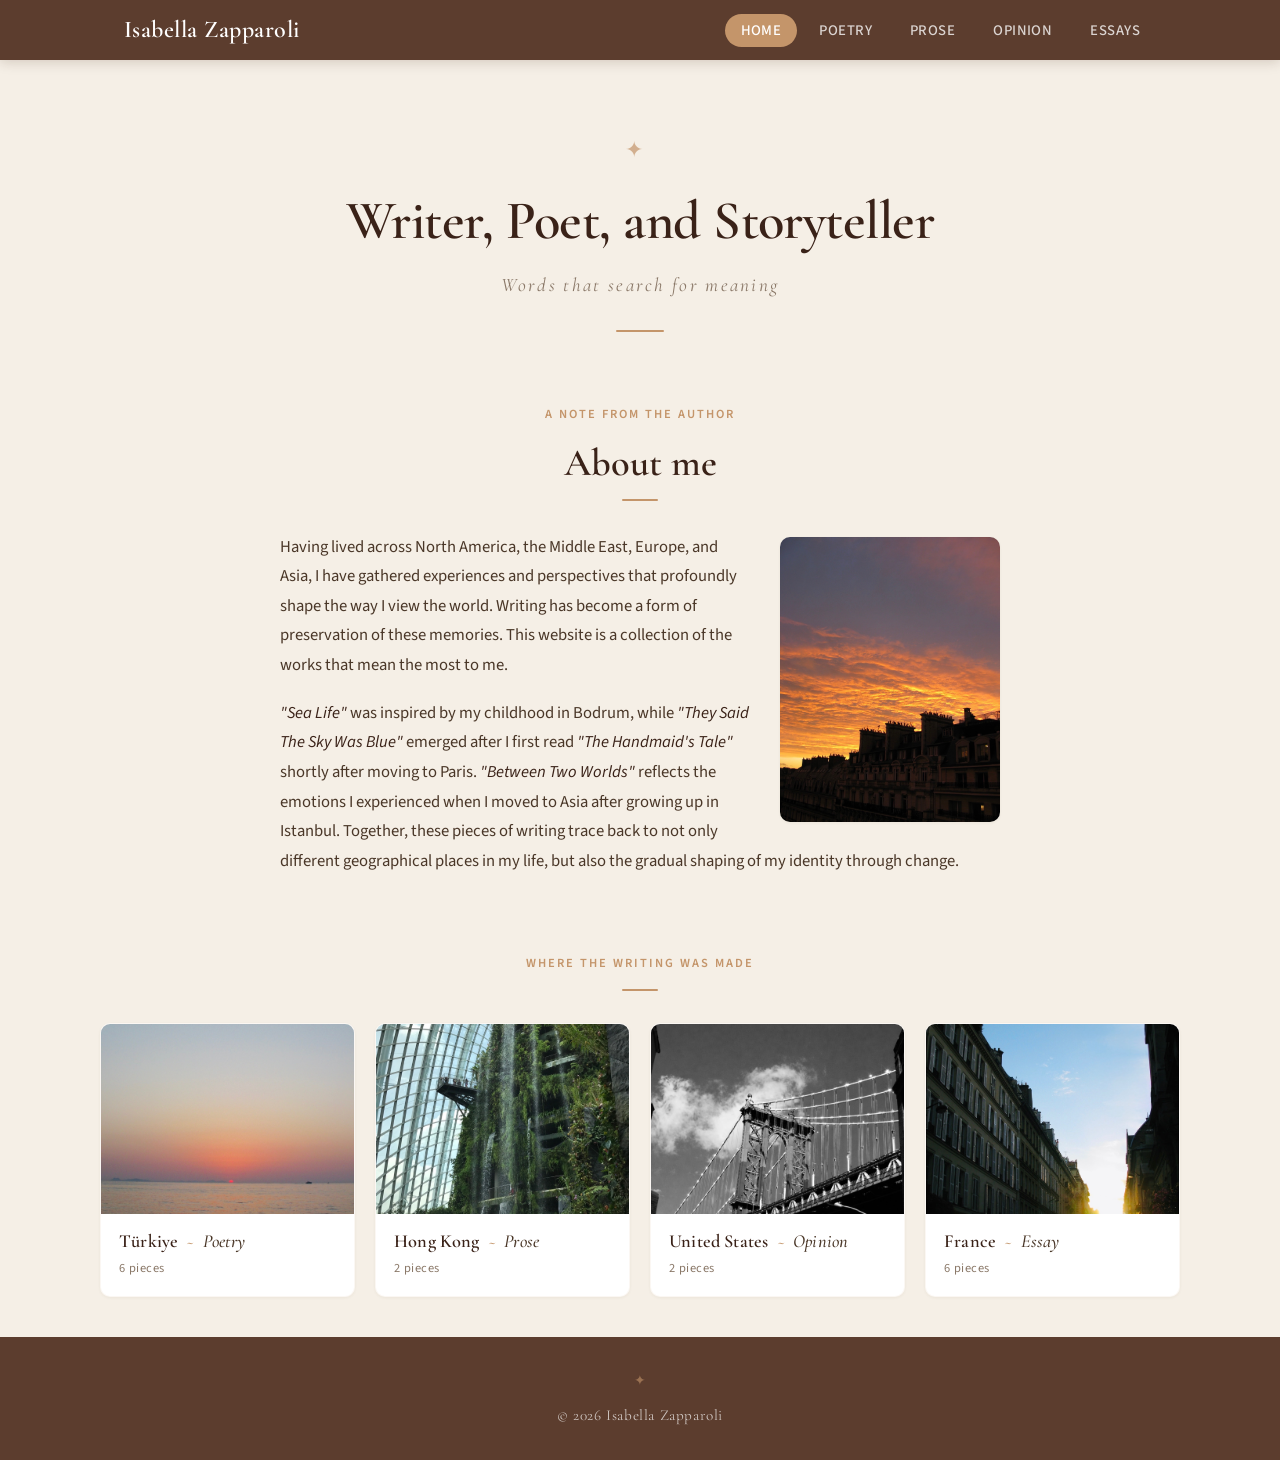
<file: index.html>
<!DOCTYPE html>
<html lang="en">
<head>
  <meta charset="UTF-8">
  <meta name="viewport" content="width=device-width, initial-scale=1.0">
  <title>Isabella Zapparoli — Writer, Poet, and Storyteller</title>
  <link rel="preconnect" href="https://fonts.googleapis.com">
  <link rel="preconnect" href="https://fonts.gstatic.com" crossorigin>
  <link href="https://fonts.googleapis.com/css2?family=Cormorant+Garamond:ital,wght@0,400;0,500;0,600;0,700;1,400;1,500;1,600&family=Source+Sans+3:ital,wght@0,300;0,400;0,500;0,600;1,400;1,500&display=swap" rel="stylesheet">
  <link rel="stylesheet" href="./style.css">
  <style>
    /* === About + 4-box gallery (additions for the new landing) === */

    .about-section { padding: 24px 24px 56px; }
    .about-inner { max-width: 720px; margin: 0 auto; }
    .about-eyebrow {
      display: block; font-family: var(--font-body);
      font-size: 0.78rem; font-weight: 600; text-transform: uppercase;
      letter-spacing: 0.16em; color: var(--accent);
      text-align: center; margin-bottom: 14px;
    }
    .about-heading {
      font-family: var(--font-display);
      font-size: clamp(1.9rem, 3.4vw, 2.4rem);
      font-weight: 600; color: var(--heading);
      line-height: 1.25; text-align: center; margin-bottom: 12px;
    }
    .about-divider {
      width: 36px; height: 2px; background: var(--accent);
      border-radius: 1px; margin: 0 auto 32px;
    }
    .about-prose { font-family: var(--font-body); font-size: 1.04rem; line-height: 1.78; color: var(--body-text); }
    .about-prose p { margin-bottom: 1.1em; }
    .about-prose p:last-child { margin-bottom: 0; }
    .about-prose::after { content: ""; display: block; clear: both; }
    .title-em { font-style: italic; color: var(--heading); }

    .about-photo {
      float: right;
      width: 220px;
      max-width: 40%;
      margin: 4px 0 14px 28px;
      border-radius: var(--radius);
      overflow: hidden;
      box-shadow: var(--shadow-sm);
    }
    .about-photo img { display: block; width: 100%; height: auto; }

    .gallery-section { padding: 16px 24px 40px; }
    .gallery-inner { max-width: 1080px; margin: 0 auto; }
    .gallery-header { text-align: center; margin-bottom: 32px; }
    .gallery-title-eyebrow {
      font-family: var(--font-body); font-size: 0.78rem;
      font-weight: 600; text-transform: uppercase;
      letter-spacing: 0.16em; color: var(--accent);
    }
    .gallery-title-line {
      width: 36px; height: 2px; background: var(--accent);
      border-radius: 1px; margin: 14px auto 0;
    }
    .gallery-grid { display: grid; grid-template-columns: repeat(4, 1fr); gap: 20px; }

    .gallery-card {
      position: relative; background: var(--card-bg);
      border-radius: var(--radius); overflow: hidden;
      box-shadow: var(--shadow-sm);
      transition: transform var(--transition), box-shadow var(--transition);
      border: 1px solid rgba(196, 149, 106, 0.08);
      display: flex; flex-direction: column;
      text-decoration: none; color: inherit; cursor: pointer;
    }
    .gallery-card:hover {
      transform: translateY(-4px); box-shadow: var(--shadow-md);
    }
    .gallery-card.active-card {
      box-shadow: 0 0 0 3px var(--accent), var(--shadow-md);
      transform: translateY(-3px);
    }
    .gallery-photo { width: 100%; aspect-ratio: 4 / 3; overflow: hidden; background: var(--bg); }
    .gallery-photo img {
      width: 100%; height: 100%; object-fit: cover; display: block;
      transition: transform 0.5s ease;
    }
    .gallery-card:hover .gallery-photo img { transform: scale(1.04); }

    .gallery-meta { padding: 16px 18px 18px; }
    .gallery-card-title {
      font-family: var(--font-display); font-size: 1.15rem;
      font-weight: 600; color: var(--heading); line-height: 1.3;
      margin-bottom: 4px; letter-spacing: 0.01em;
    }
    .gallery-card-title .tilde { color: var(--accent); font-weight: 400; margin: 0 4px; }
    .gallery-card-title .cat { font-style: italic; font-weight: 500; color: var(--body-text); }
    .gallery-card-count {
      font-family: var(--font-body); font-size: 0.78rem;
      color: var(--muted); letter-spacing: 0.04em;
    }

    @media (max-width: 1024px) {
      .gallery-grid { grid-template-columns: repeat(2, 1fr); gap: 18px; }
    }
    @media (max-width: 600px) {
      .gallery-grid { grid-template-columns: 1fr; gap: 16px; }
    }
    @media (max-width: 600px) {
      .about-photo {
        float: none;
        margin: 0 auto 20px;
        width: 70%;
        max-width: 280px;
      }
    }
    @media (max-width: 480px) {
      .about-section { padding: 16px 20px 40px; }
      .gallery-section { padding: 8px 20px 28px; }
    }
  </style>
</head>
<body>

  <!-- TOP NAV -->
  <nav class="top-nav" id="topNav">
    <div class="nav-inner">
      <a href="#" class="nav-brand" data-action="home">Isabella Zapparoli</a>
      <button class="nav-toggle" id="navToggle" aria-label="Toggle navigation">
        <span></span><span></span><span></span>
      </button>
      <ul class="nav-links" id="navLinks">
        <li><a href="#" class="nav-link active" data-action="home">Home</a></li>
        <li><a href="#Poetry" class="nav-link" data-filter="Poetry">Poetry</a></li>
        <li><a href="#Prose" class="nav-link" data-filter="Prose">Prose</a></li>
        <li><a href="#Opinion" class="nav-link" data-filter="Opinion">Opinion</a></li>
        <li><a href="#Essay" class="nav-link" data-filter="Essay">Essays</a></li>
      </ul>
    </div>
  </nav>

  <!-- HERO -->
  <header class="hero">
    <div class="hero-inner">
      <div class="hero-ornament">✦</div>
      <h1 class="hero-title">Writer, Poet, and Storyteller</h1>
      <p class="hero-tagline">Words that search for meaning</p>
      <div class="hero-line"></div>
    </div>
  </header>

  <!-- ABOUT -->
  <section class="about-section" id="aboutSection">
    <div class="about-inner">
      <span class="about-eyebrow">A note from the author</span>
      <h2 class="about-heading">About me</h2>
      <div class="about-divider"></div>
      <div class="about-prose">
        <figure class="about-photo">
          <img src="./assets/photos/IMG_7733.jpeg" alt="Paris rooftops at sunset">
        </figure>
        <p>
          Having lived across North America, the Middle East, Europe, and Asia, I have gathered experiences and perspectives that profoundly shape the way I view the world. Writing has become a form of preservation of these memories. This website is a collection of the works that mean the most to me.
        </p>
        <p>
          <span class="title-em">"Sea Life"</span> was inspired by my childhood in Bodrum, while <span class="title-em">"They Said The Sky Was Blue"</span> emerged after I first read <span class="title-em">"The Handmaid's Tale"</span> shortly after moving to Paris. <span class="title-em">"Between Two Worlds"</span> reflects the emotions I experienced when I moved to Asia after growing up in Istanbul. Together, these pieces of writing trace back to not only different geographical places in my life, but also the gradual shaping of my identity through change.
        </p>
      </div>
    </div>
  </section>

  <!-- 4-BOX GALLERY -->
  <section class="gallery-section">
    <div class="gallery-inner">
      <div class="gallery-header">
        <span class="gallery-title-eyebrow">Where the writing was made</span>
        <div class="gallery-title-line"></div>
      </div>

      <div class="gallery-grid">
        <a href="#Poetry" class="gallery-card" data-filter="Poetry" aria-label="Türkiye — Poetry">
          <div class="gallery-photo"><img src="./assets/photos/IMG_7734.jpeg" alt="Sea at dusk, distant islands"></div>
          <div class="gallery-meta">
            <h3 class="gallery-card-title">Türkiye <span class="tilde">~</span> <span class="cat">Poetry</span></h3>
            <p class="gallery-card-count" data-count="Poetry">— pieces</p>
          </div>
        </a>
        <a href="#Prose" class="gallery-card" data-filter="Prose" aria-label="Hong Kong — Prose">
          <div class="gallery-photo"><img src="./assets/photos/IMG_7737.jpeg" alt="Cloud Forest, lush vertical greenery"></div>
          <div class="gallery-meta">
            <h3 class="gallery-card-title">Hong Kong <span class="tilde">~</span> <span class="cat">Prose</span></h3>
            <p class="gallery-card-count" data-count="Prose">— pieces</p>
          </div>
        </a>
        <a href="#Opinion" class="gallery-card" data-filter="Opinion" aria-label="United States — Opinion">
          <div class="gallery-photo"><img src="./assets/photos/IMG_7730.jpeg" alt="Manhattan Bridge in black and white"></div>
          <div class="gallery-meta">
            <h3 class="gallery-card-title">United States <span class="tilde">~</span> <span class="cat">Opinion</span></h3>
            <p class="gallery-card-count" data-count="Opinion">— pieces</p>
          </div>
        </a>
        <a href="#Essay" class="gallery-card" data-filter="Essay" aria-label="France — Essay">
          <div class="gallery-photo"><img src="./assets/photos/IMG_7732.jpeg" alt="Paris street at sunrise, lone figure"></div>
          <div class="gallery-meta">
            <h3 class="gallery-card-title">France <span class="tilde">~</span> <span class="cat">Essay</span></h3>
            <p class="gallery-card-count" data-count="Essay">— pieces</p>
          </div>
        </a>
      </div>
    </div>
  </section>

  <!-- FILTER INDICATOR (hidden until a category is selected) -->
  <div class="filter-indicator" id="filterIndicator" style="display:none;">
    <div class="filter-indicator-inner">
      <span class="filter-indicator-text">Showing: <strong id="filterLabel"></strong></span>
      <button class="filter-clear" id="filterClear">Show All ×</button>
    </div>
  </div>

  <!-- INLINE FEED (hidden until a category is selected) -->
  <main class="feed" id="inlineFeed" style="display:none;">
    <div class="feed-grid" id="feedGrid"></div>
    <p class="feed-empty" id="feedEmpty" style="display:none;">No pieces found in this category.</p>
  </main>

  <!-- READER OVERLAY -->
  <div class="reader-overlay" id="readerOverlay">
    <div class="reader-backdrop" id="readerBackdrop"></div>
    <div class="reader-panel" id="readerPanel">
      <button class="reader-close" id="readerClose" aria-label="Close">×</button>
      <div class="reader-content" id="readerContent"></div>
    </div>
  </div>

  <!-- FOOTER -->
  <footer class="site-footer">
    <div class="footer-inner">
      <div class="footer-ornament">✦</div>
      <p>© 2026 Isabella Zapparoli</p>
    </div>
  </footer>

  <script src="./app.js"></script>
</body>
</html>
</file>
<file: style.css>
/* =====================================================
   Isabella Zapparoli — Writing Portfolio
   Warm Editorial / Literary Personal Site
   ===================================================== */

/* --- CSS Variables --- */
:root {
  --bg:            #f5efe6;
  --bg-warm:       #faf6f0;
  --card-bg:       #ffffff;
  --header-bg:     #5C3D2E;
  --header-text:   #ffffff;
  --heading:       #3a2218;
  --body-text:     #4a3728;
  --muted:         #8a7868;
  --accent:        #c4956a;
  --accent-hover:  #b07d52;

  --poetry:        #b8a088;
  --prose:         #a08060;
  --opinion:       #886040;
  --essays:        #6a4020;

  --font-display:  'Cormorant Garamond', 'Georgia', serif;
  --font-body:     'Source Sans 3', 'Segoe UI', sans-serif;

  --shadow-sm:     0 1px 3px rgba(90, 60, 30, 0.06);
  --shadow-md:     0 4px 16px rgba(90, 60, 30, 0.08);
  --shadow-lg:     0 8px 32px rgba(90, 60, 30, 0.12);
  --radius:        10px;
  --radius-sm:     6px;
  --transition:    0.25s ease;
}

/* --- Reset & Base --- */
*, *::before, *::after {
  margin: 0;
  padding: 0;
  box-sizing: border-box;
}

html {
  scroll-behavior: smooth;
  -webkit-font-smoothing: antialiased;
  -moz-osx-font-smoothing: grayscale;
}

body {
  font-family: var(--font-body);
  font-size: 16px;
  line-height: 1.65;
  color: var(--body-text);
  background-color: var(--bg);
  min-height: 100vh;
}

/* --- Top Navigation --- */
.top-nav {
  position: sticky;
  top: 0;
  z-index: 100;
  background: var(--header-bg);
  box-shadow: 0 2px 12px rgba(60, 30, 10, 0.18);
}

.nav-inner {
  max-width: 1080px;
  margin: 0 auto;
  padding: 0 24px;
  display: flex;
  align-items: center;
  justify-content: space-between;
  height: 60px;
}

.nav-brand {
  font-family: var(--font-display);
  font-size: 1.5rem;
  font-weight: 600;
  color: var(--header-text);
  text-decoration: none;
  letter-spacing: 0.02em;
  transition: opacity var(--transition);
}

.nav-brand:hover {
  opacity: 0.85;
}

.nav-links {
  list-style: none;
  display: flex;
  gap: 6px;
}

.nav-link {
  font-family: var(--font-body);
  font-size: 0.92rem;
  font-weight: 500;
  color: rgba(255, 255, 255, 0.78);
  text-decoration: none;
  padding: 6px 16px;
  border-radius: 20px;
  transition: all var(--transition);
  letter-spacing: 0.03em;
  text-transform: uppercase;
}

.nav-link:hover {
  color: #fff;
  background: rgba(255, 255, 255, 0.12);
}

.nav-link.active {
  color: #fff;
  background: var(--accent);
}

/* Mobile nav toggle */
.nav-toggle {
  display: none;
  flex-direction: column;
  gap: 5px;
  background: none;
  border: none;
  cursor: pointer;
  padding: 4px;
}

.nav-toggle span {
  display: block;
  width: 24px;
  height: 2px;
  background: #fff;
  border-radius: 2px;
  transition: all 0.3s ease;
}

/* --- Hero Section --- */
.hero {
  background: var(--bg);
  text-align: center;
  padding: 72px 24px 48px;
  position: relative;
}

.hero-inner {
  max-width: 680px;
  margin: 0 auto;
}

.hero-ornament {
  font-size: 1.4rem;
  color: var(--accent);
  margin-bottom: 20px;
  letter-spacing: 0.5em;
  opacity: 0.7;
}

.hero-title {
  font-family: var(--font-display);
  font-size: clamp(2.2rem, 5vw, 3.4rem);
  font-weight: 600;
  color: var(--heading);
  line-height: 1.2;
  margin-bottom: 16px;
  letter-spacing: -0.01em;
}

.hero-tagline {
  font-family: var(--font-display);
  font-size: 1.2rem;
  font-weight: 400;
  font-style: italic;
  color: var(--muted);
  letter-spacing: 0.12em;
}

.hero-line {
  width: 48px;
  height: 2px;
  background: var(--accent);
  margin: 28px auto 0;
  border-radius: 1px;
}

/* --- Category Navigation Cards --- */
.category-cards {
  padding: 0 24px 48px;
}

.category-cards-inner {
  max-width: 1080px;
  margin: 0 auto;
  display: grid;
  grid-template-columns: repeat(4, 1fr);
  gap: 20px;
}

.cat-card {
  position: relative;
  border: none;
  border-radius: var(--radius);
  overflow: hidden;
  cursor: pointer;
  height: 160px;
  display: flex;
  align-items: center;
  justify-content: center;
  transition: transform var(--transition), box-shadow var(--transition);
  outline: none;
}

.cat-card:hover {
  transform: translateY(-3px);
  box-shadow: var(--shadow-lg);
}

.cat-card:focus-visible {
  box-shadow: 0 0 0 3px var(--accent);
}

.cat-card-overlay {
  position: absolute;
  inset: 0;
  z-index: 1;
  transition: opacity var(--transition);
}

.cat-card:hover .cat-card-overlay {
  opacity: 0.85;
}

/* Category card backgrounds — light beige → brown gradient sequence */
.cat-card--poetry {
  background: linear-gradient(135deg, #c8b8a0 0%, #d4c4ac 50%, #ddd0be 100%);
}
.cat-card--poetry .cat-card-overlay {
  background: linear-gradient(135deg, rgba(200, 184, 160, 0.15), rgba(220, 208, 190, 0.1));
}

.cat-card--prose {
  background: linear-gradient(135deg, #a89070 0%, #b8a080 40%, #c4ad90 100%);
}
.cat-card--prose .cat-card-overlay {
  background: linear-gradient(135deg, rgba(168, 144, 112, 0.15), rgba(184, 160, 128, 0.1));
}

.cat-card--opinion {
  background: linear-gradient(135deg, #886040 0%, #9a7050 40%, #a88060 100%);
}
.cat-card--opinion .cat-card-overlay {
  background: linear-gradient(135deg, rgba(136, 96, 64, 0.15), rgba(154, 112, 80, 0.1));
}

.cat-card--essay {
  background: linear-gradient(135deg, #5a3010 0%, #6a4020 40%, #7a5030 100%);
}
.cat-card--essay .cat-card-overlay {
  background: linear-gradient(135deg, rgba(90, 48, 16, 0.15), rgba(106, 64, 32, 0.1));
}

.cat-card-content {
  position: relative;
  z-index: 2;
  display: flex;
  flex-direction: column;
  align-items: center;
  gap: 6px;
  color: #fff;
}

.cat-card-icon {
  font-size: 1.6rem;
  opacity: 0.85;
  margin-bottom: 2px;
}

.cat-card-label {
  font-family: var(--font-display);
  font-size: 1.6rem;
  font-weight: 600;
  letter-spacing: 0.04em;
  text-shadow: 0 1px 4px rgba(0,0,0,0.15);
}

.cat-card-count {
  font-family: var(--font-body);
  font-size: 0.82rem;
  font-weight: 400;
  opacity: 0.8;
  text-transform: lowercase;
  letter-spacing: 0.05em;
}

.cat-card.active-cat {
  box-shadow: 0 0 0 3px var(--accent), var(--shadow-lg);
  transform: translateY(-3px);
}

/* --- Filter Indicator --- */
.filter-indicator {
  padding: 0 24px;
  margin-bottom: 8px;
}

.filter-indicator-inner {
  max-width: 1080px;
  margin: 0 auto;
  display: flex;
  align-items: center;
  gap: 12px;
  padding: 10px 20px;
  background: var(--bg-warm);
  border-radius: var(--radius-sm);
  border: 1px solid rgba(196, 149, 106, 0.2);
}

.filter-indicator-text {
  font-size: 0.92rem;
  color: var(--muted);
}

.filter-indicator-text strong {
  color: var(--heading);
  font-family: var(--font-display);
  font-weight: 600;
  font-size: 1rem;
}

.filter-clear {
  margin-left: auto;
  background: none;
  border: 1px solid var(--accent);
  color: var(--accent);
  font-family: var(--font-body);
  font-size: 0.82rem;
  padding: 4px 14px;
  border-radius: 16px;
  cursor: pointer;
  transition: all var(--transition);
}

.filter-clear:hover {
  background: var(--accent);
  color: #fff;
}

/* --- Writing Feed --- */
.feed {
  padding: 20px 24px 64px;
}

.feed-grid {
  max-width: 1080px;
  margin: 0 auto;
  display: grid;
  grid-template-columns: repeat(auto-fill, minmax(320px, 1fr));
  gap: 24px;
}

.feed-empty {
  text-align: center;
  font-family: var(--font-display);
  font-style: italic;
  font-size: 1.1rem;
  color: var(--muted);
  padding: 60px 24px;
}

/* --- Piece Card --- */
.piece-card {
  background: var(--card-bg);
  border-radius: var(--radius);
  padding: 28px 26px 24px;
  cursor: pointer;
  transition: transform var(--transition), box-shadow var(--transition);
  box-shadow: var(--shadow-sm);
  display: flex;
  flex-direction: column;
  border: 1px solid rgba(196, 149, 106, 0.08);
  position: relative;
  opacity: 0;
  animation: cardFadeIn 0.4s ease forwards;
}

@keyframes cardFadeIn {
  from {
    opacity: 0;
    transform: translateY(12px);
  }
  to {
    opacity: 1;
    transform: translateY(0);
  }
}

.piece-card:hover {
  transform: translateY(-4px);
  box-shadow: var(--shadow-md);
}

.piece-card-header {
  display: flex;
  align-items: center;
  gap: 8px;
  margin-bottom: 14px;
}

.piece-card-dot {
  width: 8px;
  height: 8px;
  border-radius: 50%;
  flex-shrink: 0;
}

.piece-card-dot--Poetry { background: var(--poetry); }
.piece-card-dot--Opinion { background: var(--opinion); }
.piece-card-dot--Prose { background: var(--prose); }
.piece-card-dot--Essay { background: var(--essays); }

.piece-card-category {
  font-family: var(--font-body);
  font-size: 0.78rem;
  font-weight: 600;
  text-transform: uppercase;
  letter-spacing: 0.1em;
}

.piece-card-category--Poetry { color: var(--poetry); }
.piece-card-category--Opinion { color: var(--opinion); }
.piece-card-category--Prose { color: var(--prose); }
.piece-card-category--Essay { color: var(--essays); }

.piece-card-title {
  font-family: var(--font-display);
  font-size: 1.4rem;
  font-weight: 600;
  color: var(--heading);
  line-height: 1.3;
  margin-bottom: 4px;
}

.piece-card-subtitle {
  font-family: var(--font-display);
  font-style: italic;
  font-size: 0.95rem;
  color: var(--muted);
  margin-bottom: 8px;
}

.piece-card-excerpt {
  font-size: 0.93rem;
  color: var(--body-text);
  line-height: 1.6;
  margin-bottom: 16px;
  flex-grow: 1;
  display: -webkit-box;
  -webkit-line-clamp: 3;
  -webkit-box-orient: vertical;
  overflow: hidden;
}

.piece-card-footer {
  display: flex;
  flex-direction: column;
  align-items: flex-start;
  gap: 8px;
}

.piece-card-tags {
  display: flex;
  flex-wrap: nowrap;
  gap: 6px;
  overflow: hidden;
}

.piece-card-tag {
  font-size: 0.72rem;
  font-weight: 500;
  color: var(--accent);
  background: rgba(196, 149, 106, 0.1);
  padding: 3px 10px;
  border-radius: 12px;
  letter-spacing: 0.03em;
  white-space: nowrap;
  flex-shrink: 0;
}

.piece-card-date {
  font-size: 0.78rem;
  color: var(--muted);
  white-space: nowrap;
}

/* --- Reader Overlay --- */
.reader-overlay {
  position: fixed;
  inset: 0;
  z-index: 200;
  display: flex;
  align-items: center;
  justify-content: center;
  opacity: 0;
  visibility: hidden;
  transition: opacity 0.3s ease, visibility 0.3s ease;
}

.reader-overlay.open {
  opacity: 1;
  visibility: visible;
}

.reader-backdrop {
  position: absolute;
  inset: 0;
  background: rgba(58, 34, 24, 0.55);
  backdrop-filter: blur(4px);
  -webkit-backdrop-filter: blur(4px);
}

.reader-panel {
  position: relative;
  z-index: 1;
  width: 92%;
  max-width: 720px;
  max-height: 88vh;
  overflow-y: auto;
  background: var(--bg-warm);
  border-radius: var(--radius);
  box-shadow: var(--shadow-lg);
  padding: 48px 44px 40px;
  transform: translateY(20px);
  transition: transform 0.3s ease;
}

.reader-overlay.open .reader-panel {
  transform: translateY(0);
}

.reader-close {
  position: absolute;
  top: 16px;
  right: 20px;
  background: none;
  border: none;
  font-size: 1.8rem;
  color: var(--muted);
  cursor: pointer;
  width: 36px;
  height: 36px;
  display: flex;
  align-items: center;
  justify-content: center;
  border-radius: 50%;
  transition: all var(--transition);
  line-height: 1;
}

.reader-close:hover {
  color: var(--heading);
  background: rgba(196, 149, 106, 0.12);
}

/* Reader content styling */
.reader-meta {
  display: flex;
  align-items: center;
  gap: 8px;
  margin-bottom: 10px;
}

.reader-cat-dot {
  width: 8px;
  height: 8px;
  border-radius: 50%;
}

.reader-cat-dot--Poetry { background: var(--poetry); }
.reader-cat-dot--Opinion { background: var(--opinion); }
.reader-cat-dot--Prose { background: var(--prose); }
.reader-cat-dot--Essay { background: var(--essays); }

.reader-category {
  font-family: var(--font-body);
  font-size: 0.78rem;
  font-weight: 600;
  text-transform: uppercase;
  letter-spacing: 0.1em;
}

.reader-category--Poetry { color: var(--poetry); }
.reader-category--Opinion { color: var(--opinion); }
.reader-category--Prose { color: var(--prose); }
.reader-category--Essay { color: var(--essays); }

.reader-date {
  font-size: 0.78rem;
  color: var(--muted);
  margin-left: auto;
}

.reader-title {
  font-family: var(--font-display);
  font-size: clamp(1.6rem, 4vw, 2.2rem);
  font-weight: 700;
  color: var(--heading);
  line-height: 1.25;
  margin-bottom: 6px;
}

.reader-subtitle {
  font-family: var(--font-display);
  font-style: italic;
  font-size: 1.05rem;
  color: var(--muted);
  margin-bottom: 8px;
}

.reader-author {
  font-family: var(--font-body);
  font-size: 0.88rem;
  color: var(--muted);
  font-style: italic;
  margin-bottom: 4px;
}

.reader-submitted {
  font-family: var(--font-body);
  font-size: 0.82rem;
  color: var(--muted);
  margin-bottom: 4px;
}

.reader-divider {
  width: 36px;
  height: 2px;
  background: var(--accent);
  border-radius: 1px;
  margin: 20px 0;
}

.reader-body {
  font-family: var(--font-body);
  font-size: 1.02rem;
  line-height: 1.75;
  color: var(--body-text);
}

.reader-body.poetry-body {
  white-space: pre-wrap;
  font-size: 1rem;
  line-height: 1.8;
}

.reader-body p {
  margin-bottom: 1em;
}

.reader-body p:last-child {
  margin-bottom: 0;
}

.reader-tags {
  display: flex;
  flex-wrap: wrap;
  gap: 6px;
  margin-top: 24px;
  padding-top: 20px;
  border-top: 1px solid rgba(196, 149, 106, 0.15);
}

.reader-tag {
  font-size: 0.75rem;
  font-weight: 500;
  color: var(--accent);
  background: rgba(196, 149, 106, 0.1);
  padding: 4px 12px;
  border-radius: 12px;
}

/* --- Footer --- */
.site-footer {
  background: var(--header-bg);
  color: rgba(255, 255, 255, 0.7);
  text-align: center;
  padding: 32px 24px;
}

.footer-inner {
  max-width: 1080px;
  margin: 0 auto;
}

.footer-ornament {
  font-size: 0.9rem;
  color: var(--accent);
  margin-bottom: 10px;
  opacity: 0.6;
}

.site-footer p {
  font-family: var(--font-display);
  font-size: 0.95rem;
  letter-spacing: 0.04em;
}

/* --- Scrollbar --- */
.reader-panel::-webkit-scrollbar {
  width: 6px;
}

.reader-panel::-webkit-scrollbar-track {
  background: transparent;
}

.reader-panel::-webkit-scrollbar-thumb {
  background: rgba(196, 149, 106, 0.25);
  border-radius: 3px;
}

.reader-panel::-webkit-scrollbar-thumb:hover {
  background: rgba(196, 149, 106, 0.4);
}

/* --- Body scroll lock --- */
body.overlay-open {
  overflow: hidden;
}

/* =====================================================
   RESPONSIVE
   ===================================================== */

@media (max-width: 1024px) {
  .category-cards-inner {
    grid-template-columns: repeat(2, 1fr);
  }

  .cat-card {
    height: 130px;
  }
}

@media (max-width: 768px) {
  .nav-toggle {
    display: flex;
  }

  .nav-links {
    position: absolute;
    top: 60px;
    left: 0;
    right: 0;
    flex-direction: column;
    background: var(--header-bg);
    padding: 12px 24px 20px;
    gap: 4px;
    display: none;
    box-shadow: 0 8px 24px rgba(60, 30, 10, 0.2);
  }

  .nav-links.open {
    display: flex;
  }

  .nav-link {
    padding: 10px 16px;
    font-size: 0.95rem;
  }

  .hero {
    padding: 52px 20px 36px;
  }

  .category-cards-inner {
    grid-template-columns: repeat(2, 1fr);
    gap: 14px;
  }

  .cat-card {
    height: 110px;
  }

  .feed-grid {
    grid-template-columns: 1fr;
    gap: 18px;
  }

  .reader-panel {
    width: 96%;
    padding: 36px 24px 32px;
    max-height: 92vh;
  }

  .reader-title {
    padding-right: 28px;
  }
}

@media (max-width: 480px) {
  .nav-inner {
    height: 54px;
  }

  .nav-brand {
    font-size: 1.25rem;
  }

  .hero-title {
    font-size: 1.8rem;
  }

  .piece-card {
    padding: 22px 20px 20px;
  }

  .piece-card-title {
    font-size: 1.2rem;
  }

  .reader-panel {
    padding: 28px 18px 24px;
  }
}

/* --- Subtle entrance animation for sections --- */
.hero-inner,
.category-cards-inner,
.filter-indicator-inner {
  animation: sectionFadeIn 0.5s ease forwards;
}

@keyframes sectionFadeIn {
  from {
    opacity: 0;
    transform: translateY(10px);
  }
  to {
    opacity: 1;
    transform: translateY(0);
  }
}
</file>
